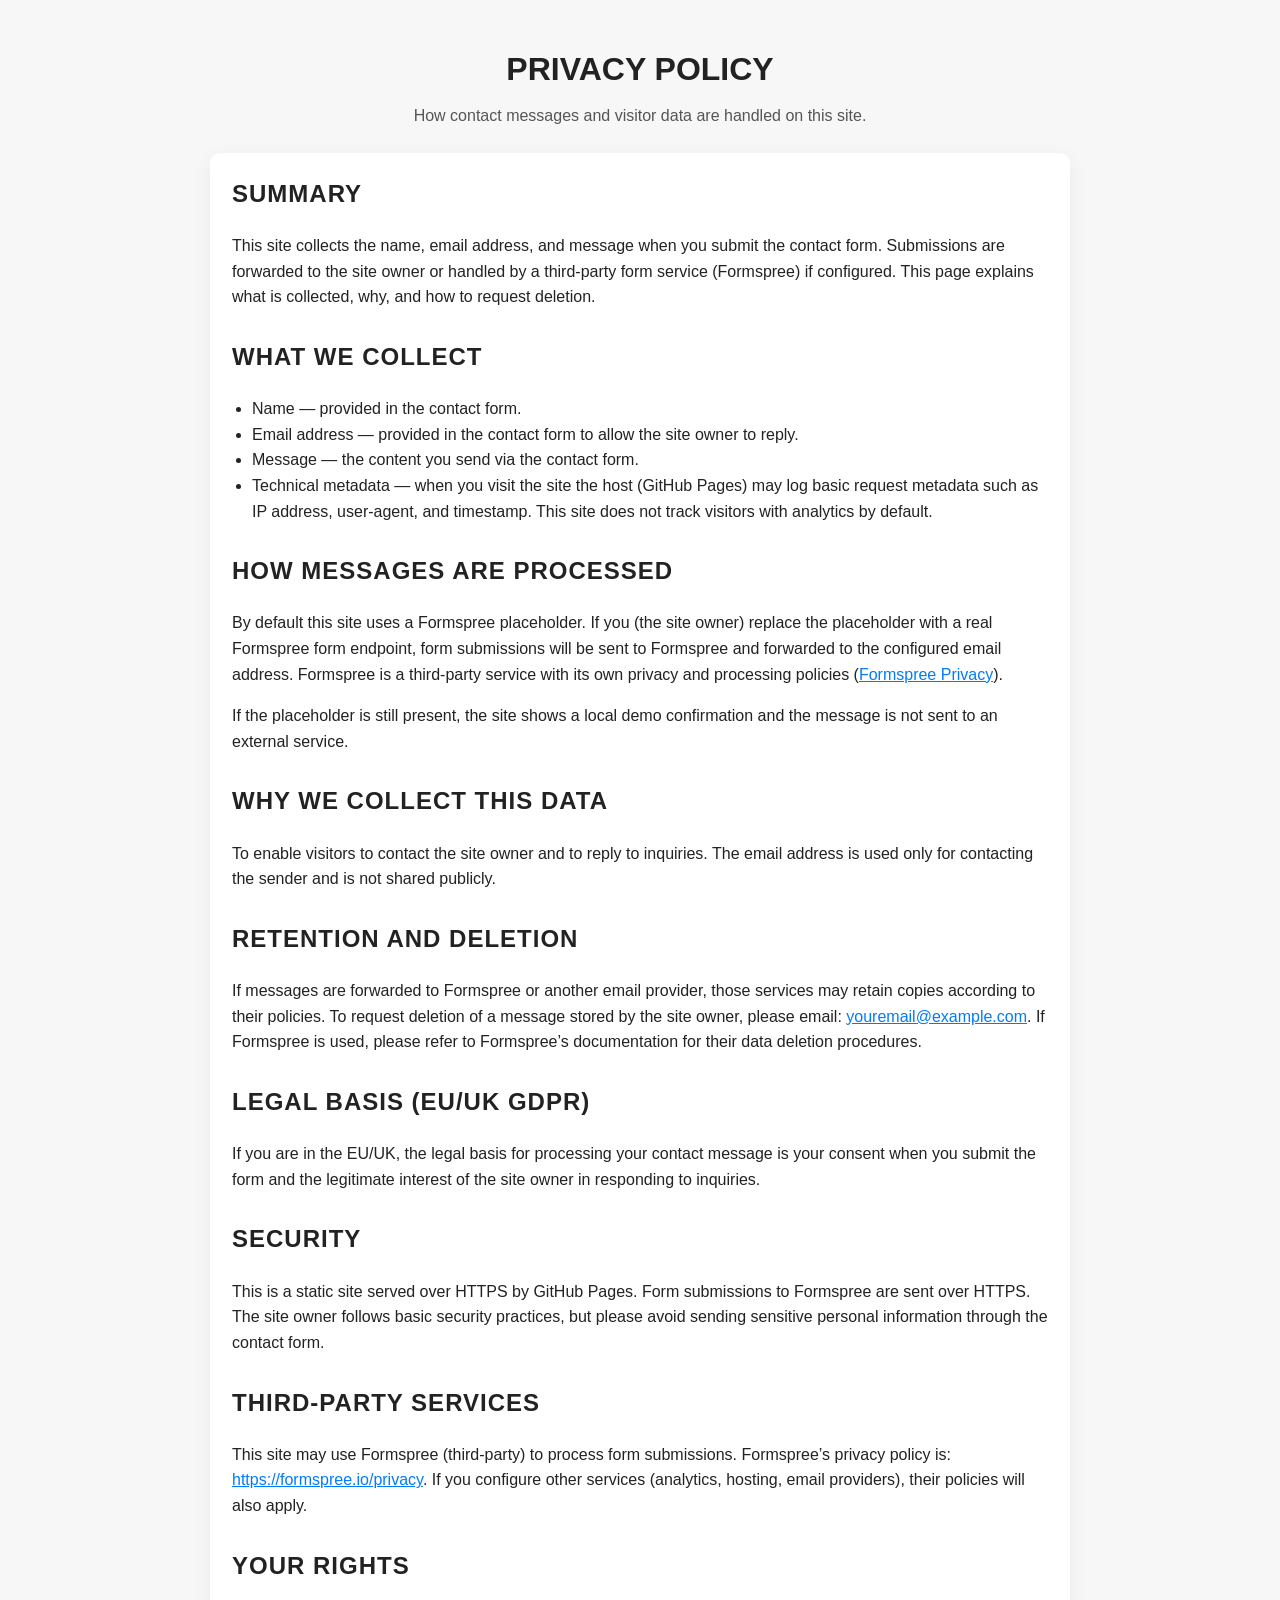
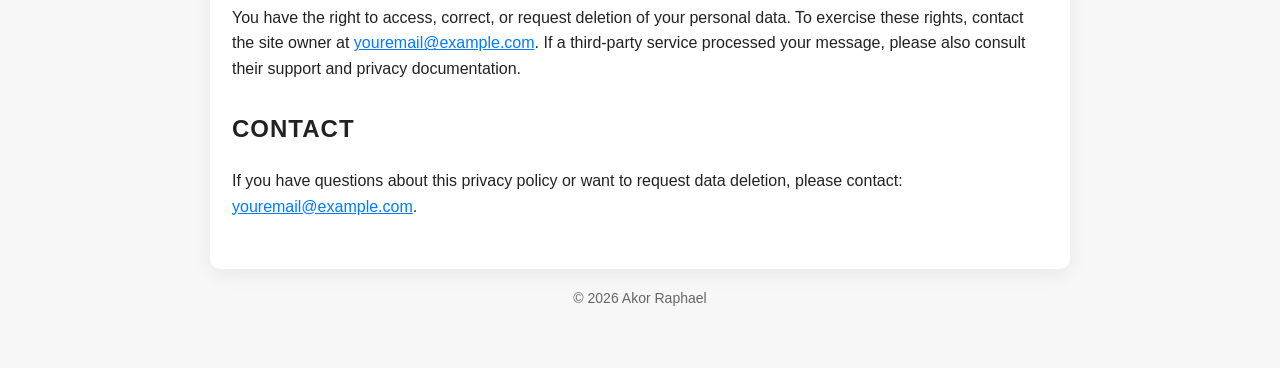
<file: privacy.html>
<!doctype html>
<html lang="en">
<head>
  <meta charset="utf-8">
  <meta name="viewport" content="width=device-width,initial-scale=1">
  <title>Privacy Policy — Akor Raphael</title>
  <link rel="stylesheet" href="/css/style.css">
</head>
<body>
  <div class="container">
    <header class="site-header">
      <h1>Privacy Policy</h1>
      <p class="lead">How contact messages and visitor data are handled on this site.</p>
    </header>

    <main>
      <section>
        <h2>Summary</h2>
        <p>This site collects the name, email address, and message when you submit the contact form. Submissions are forwarded to the site owner or handled by a third-party form service (Formspree) if configured. This page explains what is collected, why, and how to request deletion.</p>
      </section>

      <section>
        <h2>What we collect</h2>
        <ul>
          <li>Name — provided in the contact form.</li>
          <li>Email address — provided in the contact form to allow the site owner to reply.</li>
          <li>Message — the content you send via the contact form.</li>
          <li>Technical metadata — when you visit the site the host (GitHub Pages) may log basic request metadata such as IP address, user-agent, and timestamp. This site does not track visitors with analytics by default.</li>
        </ul>
      </section>

      <section>
        <h2>How messages are processed</h2>
        <p>By default this site uses a Formspree placeholder. If you (the site owner) replace the placeholder with a real Formspree form endpoint, form submissions will be sent to Formspree and forwarded to the configured email address. Formspree is a third-party service with its own privacy and processing policies (<a href="https://formspree.io/privacy" target="_blank" rel="noopener noreferrer">Formspree Privacy</a>).</p>
        <p>If the placeholder is still present, the site shows a local demo confirmation and the message is not sent to an external service.</p>
      </section>

      <section>
        <h2>Why we collect this data</h2>
        <p>To enable visitors to contact the site owner and to reply to inquiries. The email address is used only for contacting the sender and is not shared publicly.</p>
      </section>

      <section>
        <h2>Retention and deletion</h2>
        <p>If messages are forwarded to Formspree or another email provider, those services may retain copies according to their policies. To request deletion of a message stored by the site owner, please email: <a href="mailto:youremail@example.com">youremail@example.com</a>. If Formspree is used, please refer to Formspree’s documentation for their data deletion procedures.</p>
      </section>

      <section>
        <h2>Legal basis (EU/UK GDPR)</h2>
        <p>If you are in the EU/UK, the legal basis for processing your contact message is your consent when you submit the form and the legitimate interest of the site owner in responding to inquiries.</p>
      </section>

      <section>
        <h2>Security</h2>
        <p>This is a static site served over HTTPS by GitHub Pages. Form submissions to Formspree are sent over HTTPS. The site owner follows basic security practices, but please avoid sending sensitive personal information through the contact form.</p>
      </section>

      <section>
        <h2>Third-party services</h2>
        <p>This site may use Formspree (third-party) to process form submissions. Formspree’s privacy policy is: <a href="https://formspree.io/privacy" target="_blank" rel="noopener noreferrer">https://formspree.io/privacy</a>. If you configure other services (analytics, hosting, email providers), their policies will also apply.</p>
      </section>

      <section>
        <h2>Your rights</h2>
        <p>You have the right to access, correct, or request deletion of your personal data. To exercise these rights, contact the site owner at <a href="mailto:youremail@example.com">youremail@example.com</a>. If a third-party service processed your message, please also consult their support and privacy documentation.</p>
      </section>

      <section>
        <h2>Contact</h2>
        <p>If you have questions about this privacy policy or want to request data deletion, please contact: <a href="mailto:youremail@example.com">youremail@example.com</a>.</p>
      </section>

    </main>

    <footer role="contentinfo">
      <p>© 2026 Akor Raphael</p>
    </footer>
  </div>
</body>
</html>
</file>
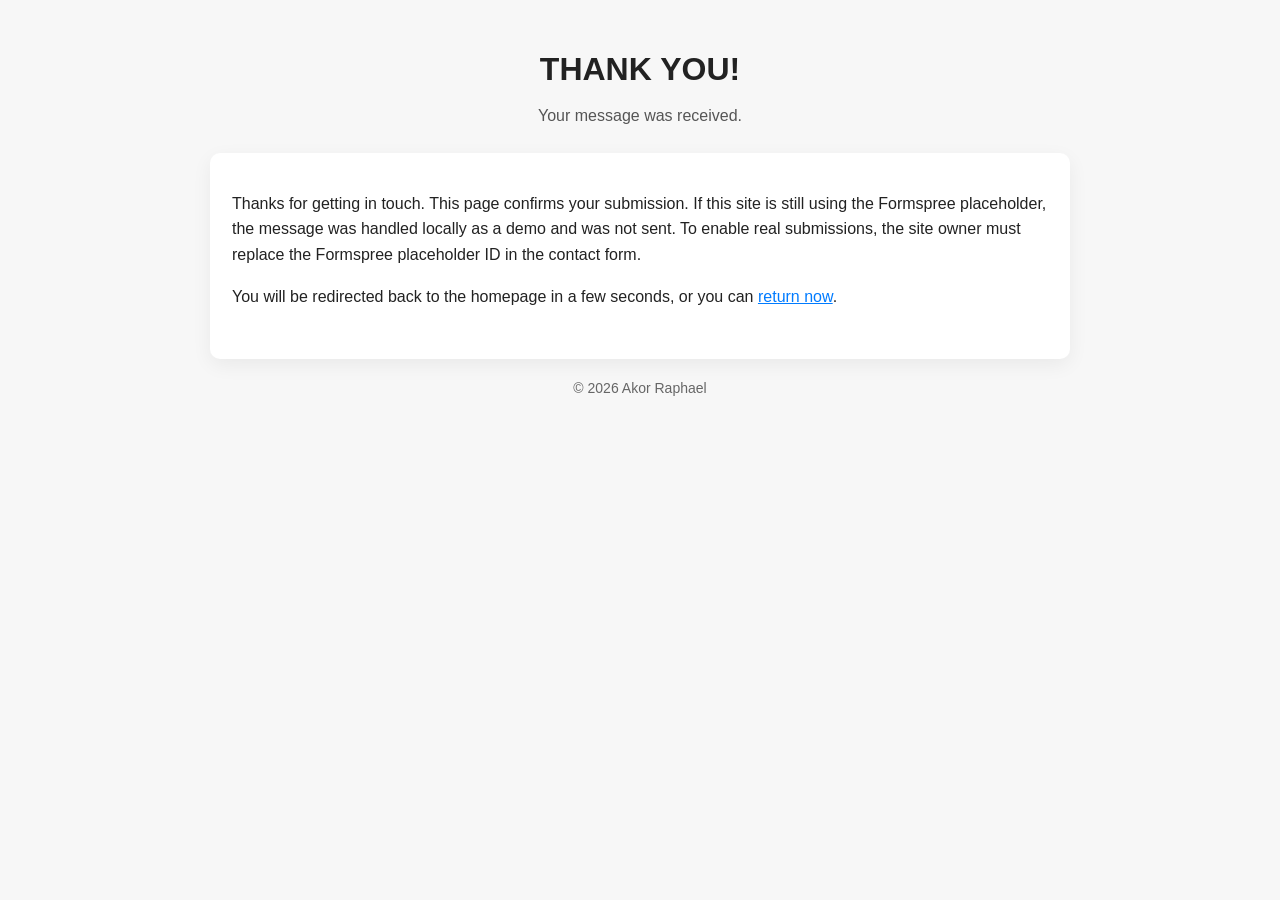
<file: thank-you.html>
<!doctype html>
<html lang="en">
<head>
  <meta charset="utf-8">
  <meta name="viewport" content="width=device-width,initial-scale=1">
  <title>Thank you — Akor Raphael</title>
  <link rel="stylesheet" href="/css/style.css">
  <meta http-equiv="refresh" content="6;url=/" />
</head>
<body>
  <div class="container">
    <header class="site-header">
      <h1>Thank you!</h1>
      <p class="lead">Your message was received.</p>
    </header>

    <main>
      <section>
        <p>Thanks for getting in touch. This page confirms your submission. If this site is still using the Formspree placeholder, the message was handled locally as a demo and was not sent. To enable real submissions, the site owner must replace the Formspree placeholder ID in the contact form.</p>
        <p>You will be redirected back to the homepage in a few seconds, or you can <a href="/">return now</a>.</p>
      </section>
    </main>

    <footer role="contentinfo">
      <p>© 2026 Akor Raphael</p>
    </footer>
  </div>
</body>
</html>
</file>
<file: css/style.css>
/* css/style.css - improved accessibility & responsiveness for Akor Raphael's homepage */
:root{
  --max-width:900px;
  --bg:#f7f7f7;
  --card:#ffffff;
  --muted:#555;
  --accent:#007bff;
  --accent-contrast:#0056b3;
  --text:#222;
  --radius:8px;
}
*{box-sizing:border-box}
html{font-size:16px}
body{
  margin:0;
  font-family: "Segoe UI", Roboto, Arial, sans-serif;
  background:var(--bg);
  color:var(--text);
  line-height:1.6;
  -webkit-font-smoothing:antialiased;
  -moz-osx-font-smoothing:grayscale;
}
/* container centers the content and adds spacing */
.container{
  max-width:var(--max-width);
  margin:24px auto;
  padding:20px;
}
/* skip link for keyboard users */
.skip-link{
  position:absolute;
  left:-999px;
  top:auto;
  width:1px;
  height:1px;
  overflow:hidden;
}
.skip-link:focus, .skip-link:active{
  position:fixed;
  left:16px;
  top:16px;
  width:auto;
  height:auto;
  padding:8px 12px;
  background:var(--accent-contrast);
  color:#fff;
  z-index:1000;
  border-radius:4px;
  text-decoration:none;
}
.site-header{text-align:center;margin-bottom:24px}
.avatar{
  width:180px;height:180px;border-radius:50%;object-fit:cover;display:block;margin:0 auto 12px;
}
h1{font-size:32px;margin:0 0 8px;text-transform:uppercase}
.lead{color:var(--muted);margin:0 0 6px}
main{background:var(--card);padding:22px;border-radius:10px;box-shadow:0 6px 20px rgba(0,0,0,0.06)}
section{margin-bottom:28px}
section h2{text-transform:uppercase;letter-spacing:1px;margin-top:0}
.contact-form label{display:block;margin-top:12px;font-weight:600}
.contact-form input,.contact-form textarea{width:100%;padding:10px;margin-top:6px;border:1px solid #e2e8f0;border-radius:var(--radius);background:#fff}
.contact-form input:focus,.contact-form textarea:focus{outline:none;box-shadow:0 0 0 3px rgba(0,123,255,0.12)}
.contact-form button{margin-top:12px;padding:12px 18px;background:var(--accent);color:#fff;border:none;border-radius:var(--radius);cursor:pointer;font-weight:600}
.contact-form button:hover{opacity:.98;transform:translateY(-1px)}
.contact-form button:focus{outline:none;box-shadow:0 0 0 4px rgba(0,123,255,0.18)}
.note{color:var(--muted);font-size:14px}
ul{padding-left:20px}
a{color:var(--accent);text-decoration:underline}
a:focus{outline:none;box-shadow:0 0 0 3px rgba(0,123,255,0.12)}
footer{margin-top:18px;text-align:center;color:#666;font-size:14px}
/* make clickable targets easier to hit */
button, .contact-form input, .contact-form textarea{min-height:44px}
/* Responsive tweaks */
@media (max-width:720px){
  .container{padding:16px}
  h1{font-size:26px}
  .avatar{width:140px;height:140px}
  main{padding:16px}
  .contact-form button{width:100%}
}
/* Respect user preference for reduced motion */
@media (prefers-reduced-motion: reduce){
  .contact-form button:hover, .contact-form button{transition:none}
}
</file>
